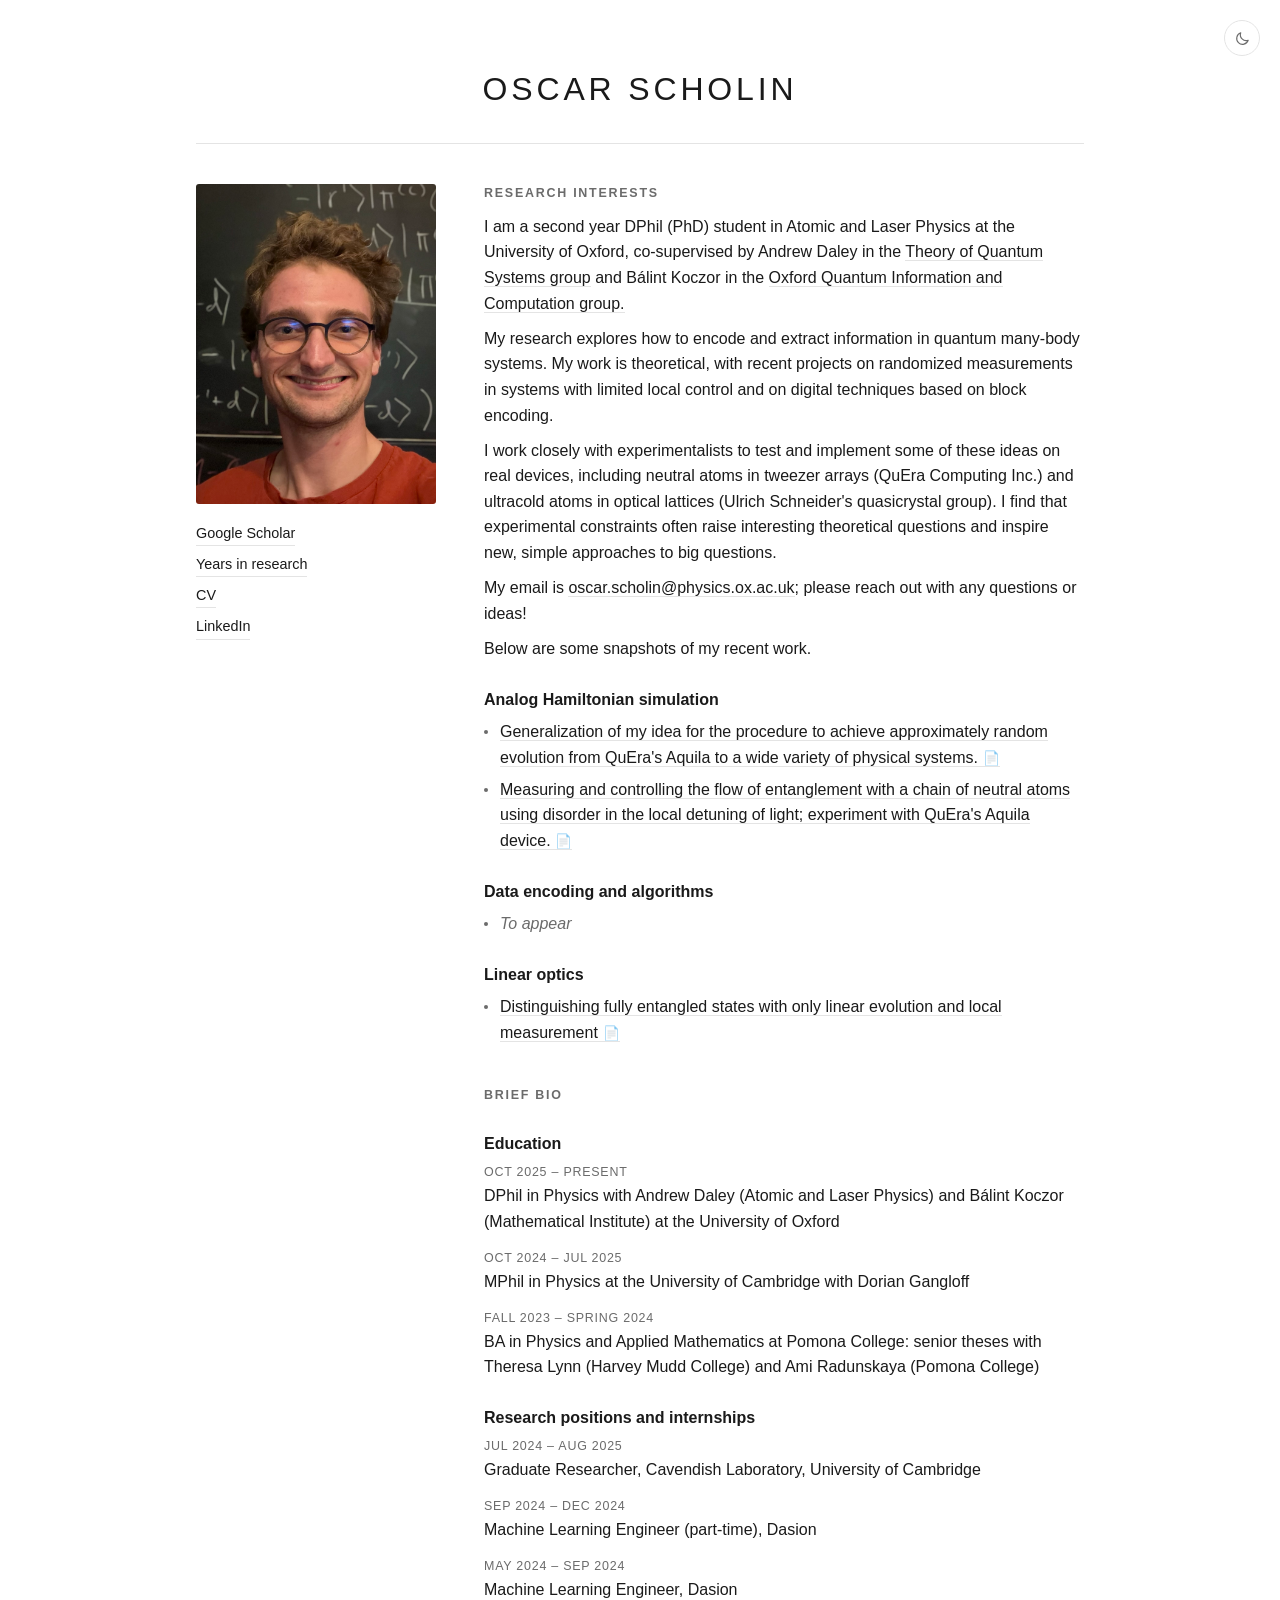
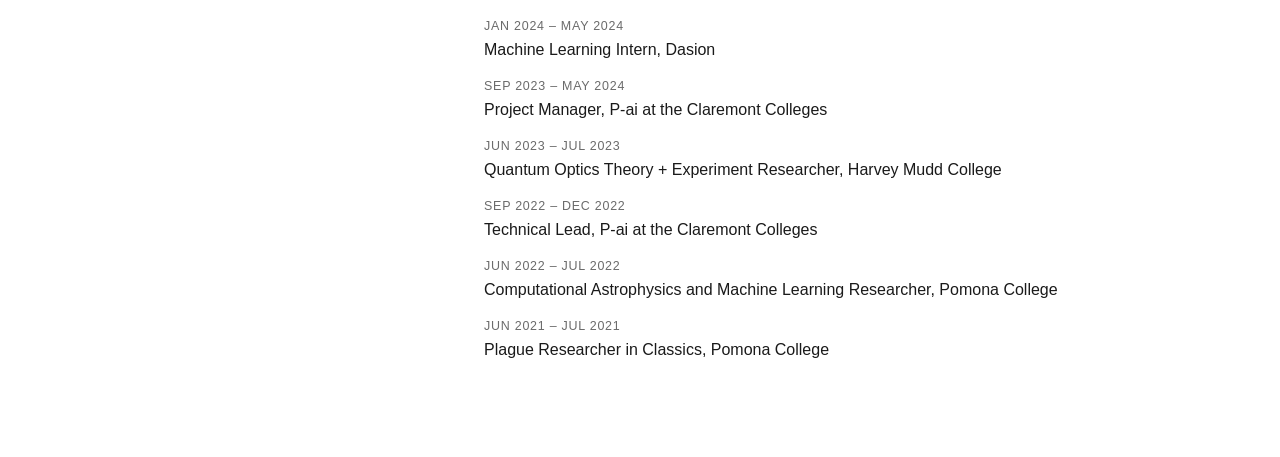
<file: index.html>
<!DOCTYPE html>
<html lang="en">
<head>
<meta charset="utf-8">
<meta name="viewport" content="width=device-width, initial-scale=1">
<title>Oscar Scholin</title>
<meta name="description" content="Oscar Scholin — DPhil in Physics, University of Oxford. Encoding and extraction of data for quantum devices.">
<link rel="stylesheet" href="style.css">
<script>
  // Applied before paint so the page never flashes the wrong theme.
  try {
    var t = localStorage.getItem("theme");
    if (t === "light" || t === "dark") document.documentElement.setAttribute("data-theme", t);
  } catch (e) {}
</script>
</head>
<body>

<button id="theme-toggle" type="button" aria-label="Switch colour theme">
  <svg class="icon-sun" viewBox="0 0 24 24" aria-hidden="true">
    <circle cx="12" cy="12" r="4.2"></circle>
    <path d="M12 2v2.6M12 19.4V22M2 12h2.6M19.4 12H22M4.9 4.9l1.9 1.9M17.2 17.2l1.9 1.9M19.1 4.9l-1.9 1.9M6.8 17.2l-1.9 1.9"></path>
  </svg>
  <svg class="icon-moon" viewBox="0 0 24 24" aria-hidden="true">
    <path d="M20 14.5A8.2 8.2 0 0 1 9.5 4a8.3 8.3 0 1 0 10.5 10.5z"></path>
  </svg>
</button>

<header>
  <h1>Oscar Scholin</h1>
</header>

<main>
  <div class="layout">

    <aside class="portrait">
      <img id="portrait-img" src="images/oscar2.jpeg" alt="Oscar Scholin">
      <nav class="links">
        <a href="https://scholar.google.com/citations?user=60-BAFwAAAAJ&amp;hl=en">Google Scholar</a>
        <a href="collab.html">Years in research</a>
        <a href="cv.pdf">CV</a>
        <a href="https://www.linkedin.com/in/oscar-scholin-3aa1a01a5/">LinkedIn</a>
      </nav>
    </aside>

    <section class="content">

      <h2>Research interests</h2>
      <p>
        I am a second year DPhil (PhD) student in Atomic and Laser Physics at the University of Oxford, co-supervised by Andrew Daley in the <a href = "https://www.physics.ox.ac.uk/index%2Ephp/research/group/theory-quantum-systems">Theory of Quantum Systems group</a> and Bálint Koczor in the <a href="https://ox-quant-info.uk/">Oxford Quantum Information and Computation group.</a>
      </p>
      <p>
  My research explores how to encode and extract information in quantum many-body systems. My work is theoretical, with recent projects on randomized measurements in systems with limited local control and on digital techniques based on block encoding.
</p>
<p>
  I work closely with experimentalists to test and implement some of these ideas on real devices, including neutral atoms in tweezer arrays (QuEra Computing Inc.) and ultracold atoms in optical lattices (Ulrich Schneider's quasicrystal group). I find that experimental constraints often raise interesting theoretical questions and inspire new, simple approaches to big questions.
</p>

        <p>
          My email is <a href="mailto:oscar.scholin@physics.ox.ac.uk">oscar.scholin@physics.ox.ac.uk</a>; please reach out with any questions or ideas! 
        </p>
 
      <p>
        Below are some snapshots of my recent work.
      </p>

      <h3>Analog Hamiltonian simulation</h3>
      <ul class="papers">
        <li>
           <a href="https://arxiv.org/abs/2609.38738">Generalization of my idea for the procedure to achieve approximately random evolution from QuEra's Aquila to a wide variety of physical systems.<span class="paper-icon" aria-hidden="true">📄</span></a>
           </li>
           <li>
          <a href="https://arxiv.org/abs/2604.24854">Measuring and controlling the flow of entanglement with a chain of neutral atoms using disorder in the local detuning of light; experiment with QuEra's Aquila device.<span class="paper-icon" aria-hidden="true">📄</span></a>
          </li>
        
      </ul>

      <h3>Data encoding and algorithms</h3>
      <ul class="papers">
        <li><span class="pending">To appear</span></li>
      </ul>

      <h3>Linear optics</h3>
      <ul class="papers">
        <li>
          <a href="https://journals.aps.org/prresearch/abstract/10.1103/vdb2-t7bz">Distinguishing fully entangled states with only linear evolution and local measurement<span class="paper-icon" aria-hidden="true">📄</span></a>
        </li>
      </ul>

      <h2>Brief Bio</h2>

      <h3>Education</h3>
      <ul class="bio">
        <li>
          <span class="when">Oct 2025 &ndash; present</span>
          DPhil in Physics with Andrew Daley (Atomic and Laser Physics) and Bálint Koczor
          (Mathematical Institute) at the University of Oxford
        </li>
        <li>
          <span class="when">Oct 2024 &ndash; Jul 2025</span>
          MPhil in Physics at the University of Cambridge with Dorian Gangloff
        </li>
        <li>
          <span class="when">Fall 2023 &ndash; Spring 2024</span>
          BA in Physics and Applied Mathematics at Pomona College: senior theses with
          Theresa Lynn (Harvey Mudd College) and Ami Radunskaya (Pomona College)
        </li>
      </ul>

      <h3>Research positions and internships</h3>
      <ul class="bio">
        <li>
          <span class="when">Jul 2024 &ndash; Aug 2025</span>
          Graduate Researcher, Cavendish Laboratory, University of Cambridge
        </li>
        <li>
          <span class="when">Sep 2024 &ndash; Dec 2024</span>
          Machine Learning Engineer (part-time), Dasion
        </li>
        <li>
          <span class="when">May 2024 &ndash; Sep 2024</span>
          Machine Learning Engineer, Dasion
        </li>
        <li>
          <span class="when">Jan 2024 &ndash; May 2024</span>
          Machine Learning Intern, Dasion
        </li>
        <li>
          <span class="when">Sep 2023 &ndash; May 2024</span>
          Project Manager, P-ai at the Claremont Colleges
        </li>
        <li>
          <span class="when">Jun 2023 &ndash; Jul 2023</span>
          Quantum Optics Theory + Experiment Researcher, Harvey Mudd College
        </li>
        <li>
          <span class="when">Sep 2022 &ndash; Dec 2022</span>
          Technical Lead, P-ai at the Claremont Colleges
        </li>
        <li>
          <span class="when">Jun 2022 &ndash; Jul 2022</span>
          Computational Astrophysics and Machine Learning Researcher, Pomona College
        </li>
        <li>
          <span class="when">Jun 2021 &ndash; Jul 2021</span>
          Plague Researcher in Classics, Pomona College
        </li>
      </ul>

      <!-- <nav class="links page-end">
        <a href="writing.html">Literary writing &rarr;</a>
      </nav> -->

    </section>
  </div>
</main>

<script>
  (function () {
    var root = document.documentElement;
    var btn = document.getElementById("theme-toggle");

    function current() {
      var set = root.getAttribute("data-theme");
      if (set) return set;
      return window.matchMedia("(prefers-color-scheme: dark)").matches ? "dark" : "light";
    }

    btn.addEventListener("click", function () {
      var next = current() === "dark" ? "light" : "dark";
      root.setAttribute("data-theme", next);
      try { localStorage.setItem("theme", next); } catch (e) {}
    });
  })();

  // Easter egg: click the portrait to cycle through photos.
  // Add more entries here and they join the rotation.
  (function () {
    var photos = [
      { src: "images/oscar2.jpeg", alt: "Oscar Scholin" },
      { src: "images/bread.jpg", alt: "Oscar Scholin - bread" }
    ];
    if (photos.length < 2) return;

    var img = document.getElementById("portrait-img");
    var i = 0;

    photos.slice(1).forEach(function (p) {
      var pre = new Image();
      pre.src = p.src;
    });

    var lastSwap = 0;

    function swap() {
      // A tap fires touchend and then a synthesized click; ignore the echo.
      var now = Date.now();
      if (now - lastSwap < 500) return;
      lastSwap = now;

      i = (i + 1) % photos.length;
      var nextPhoto = photos[i];
      img.style.opacity = "0";
      window.setTimeout(function () {
        img.src = nextPhoto.src;
        img.alt = nextPhoto.alt;
        img.style.opacity = "1";
      }, 140);
    }

    img.addEventListener("click", swap);

    // Fallback for touch devices, and so a scroll that starts on the photo
    // doesn't count as a tap.
    var startX = 0, startY = 0;
    img.addEventListener("touchstart", function (e) {
      var t = e.changedTouches[0];
      startX = t.clientX;
      startY = t.clientY;
    }, { passive: true });

    img.addEventListener("touchend", function (e) {
      var t = e.changedTouches[0];
      if (Math.abs(t.clientX - startX) < 10 && Math.abs(t.clientY - startY) < 10) swap();
    }, { passive: true });
  })();
</script>

</body>
</html>
</file>
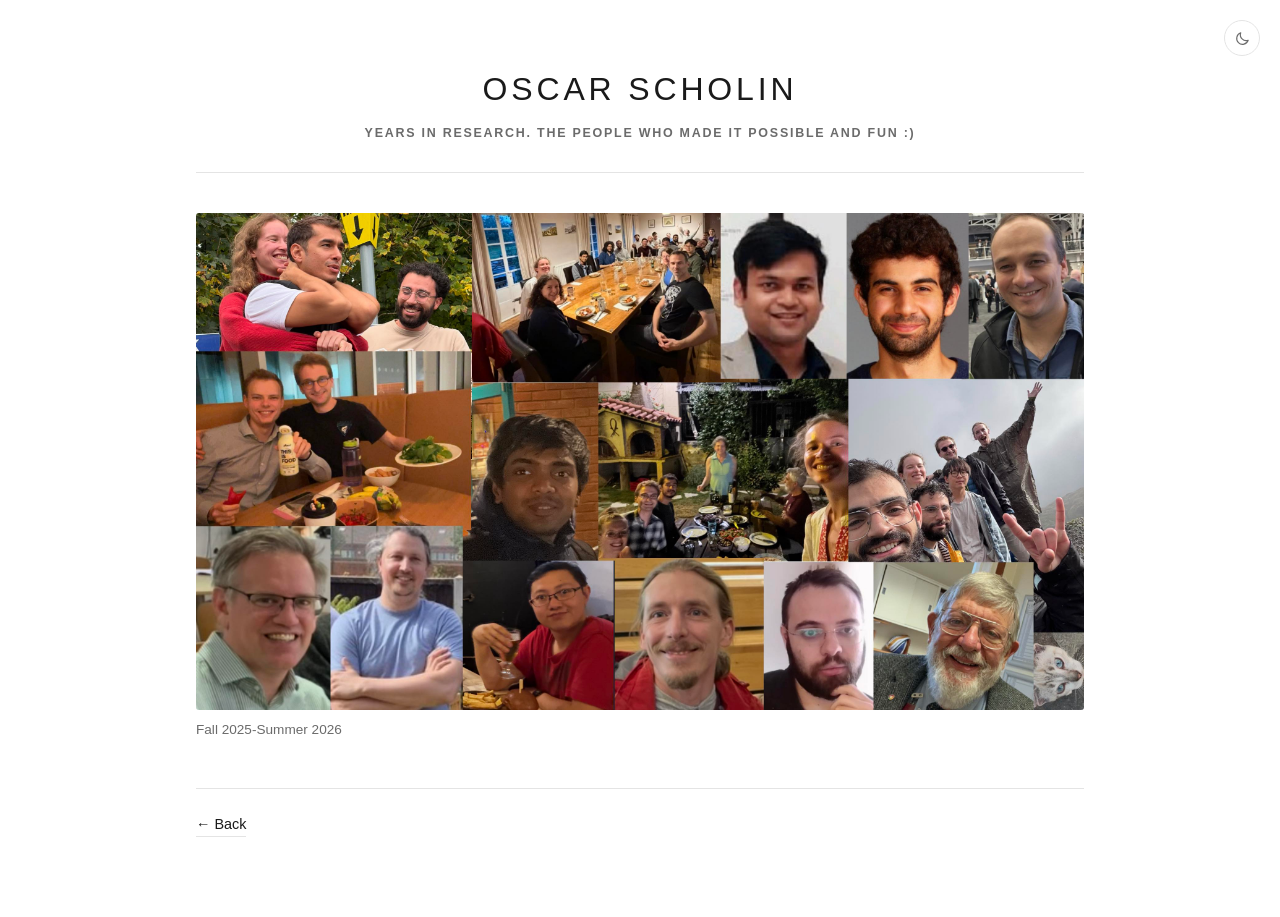
<file: collab.html>
<!DOCTYPE html>
<html lang="en">
<head>
<meta charset="utf-8">
<meta name="viewport" content="width=device-width, initial-scale=1">
<title>Years in research — Oscar Scholin</title>
<meta name="description" content="Fun photos">
<link rel="stylesheet" href="style.css">
<script>
  // Applied before paint so the page never flashes the wrong theme.
  try {
    var t = localStorage.getItem("theme");
    if (t === "light" || t === "dark") document.documentElement.setAttribute("data-theme", t);
  } catch (e) {}
</script>
</head>
<body>

<button id="theme-toggle" type="button" aria-label="Switch colour theme">
  <svg class="icon-sun" viewBox="0 0 24 24" aria-hidden="true">
    <circle cx="12" cy="12" r="4.2"></circle>
    <path d="M12 2v2.6M12 19.4V22M2 12h2.6M19.4 12H22M4.9 4.9l1.9 1.9M17.2 17.2l1.9 1.9M19.1 4.9l-1.9 1.9M6.8 17.2l-1.9 1.9"></path>
  </svg>
  <svg class="icon-moon" viewBox="0 0 24 24" aria-hidden="true">
    <path d="M20 14.5A8.2 8.2 0 0 1 9.5 4a8.3 8.3 0 1 0 10.5 10.5z"></path>
  </svg>
</button>

<header>
  <h1><a class="home-link" href="index.html">Oscar Scholin</a></h1>
  <p class="page-title">Years in research. The people who made it possible and fun :)</p>
</header>

<main>
  <div class="page">


    <div class="gallery">

      <figure>
        <a href="images/2025-6.jpg">
          <img src="images/2025-6.jpg" alt="2025-6" loading="lazy">
        </a>
        <figcaption>Fall 2025-Summer 2026</figcaption>
      </figure>

     

    </div>

    <!-- <p class="empty-note">More to come.</p> -->

    <nav class="links back">
      <a href="index.html">&larr; Back</a>
    </nav>

  </div>
</main>

<script>
  (function () {
    var root = document.documentElement;
    var btn = document.getElementById("theme-toggle");

    function current() {
      var set = root.getAttribute("data-theme");
      if (set) return set;
      return window.matchMedia("(prefers-color-scheme: dark)").matches ? "dark" : "light";
    }

    btn.addEventListener("click", function () {
      var next = current() === "dark" ? "light" : "dark";
      root.setAttribute("data-theme", next);
      try { localStorage.setItem("theme", next); } catch (e) {}
    });
  })();
</script>

</body>
</html>
</file>
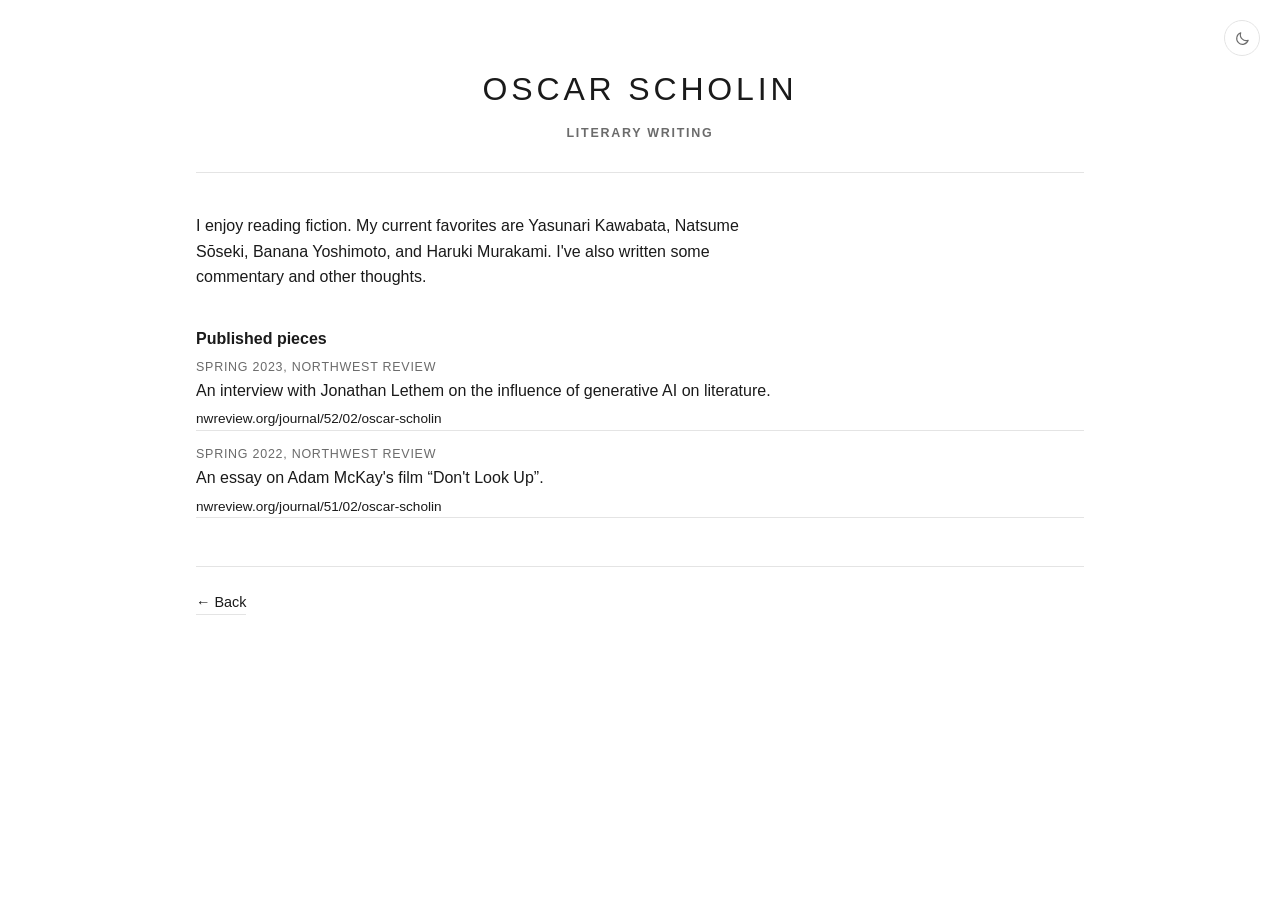
<file: writing.html>
<!DOCTYPE html>
<html lang="en">
<head>
<meta charset="utf-8">
<meta name="viewport" content="width=device-width, initial-scale=1">
<title>Literary writing — Oscar Scholin</title>
<meta name="description" content="Essays and interviews published in Northwest Review.">
<link rel="stylesheet" href="style.css">
<script>
  // Applied before paint so the page never flashes the wrong theme.
  try {
    var t = localStorage.getItem("theme");
    if (t === "light" || t === "dark") document.documentElement.setAttribute("data-theme", t);
  } catch (e) {}
</script>
</head>
<body>

<button id="theme-toggle" type="button" aria-label="Switch colour theme">
  <svg class="icon-sun" viewBox="0 0 24 24" aria-hidden="true">
    <circle cx="12" cy="12" r="4.2"></circle>
    <path d="M12 2v2.6M12 19.4V22M2 12h2.6M19.4 12H22M4.9 4.9l1.9 1.9M17.2 17.2l1.9 1.9M19.1 4.9l-1.9 1.9M6.8 17.2l-1.9 1.9"></path>
  </svg>
  <svg class="icon-moon" viewBox="0 0 24 24" aria-hidden="true">
    <path d="M20 14.5A8.2 8.2 0 0 1 9.5 4a8.3 8.3 0 1 0 10.5 10.5z"></path>
  </svg>
</button>

<header>
  <h1><a class="home-link" href="index.html">Oscar Scholin</a></h1>
  <p class="page-title">Literary writing</p>
</header>

<main>
  <div class="page">

    <p class="intro">
      I enjoy reading fiction. 
      My current favorites are Yasunari Kawabata, Natsume
      Sōseki, Banana Yoshimoto, and Haruki Murakami. I've also written some commentary and other thoughts.
    </p>

    <h3>Published pieces</h3>

    <ul class="bio">
      <li>
        <span class="when">Spring 2023, Northwest Review</span>
        An interview with Jonathan Lethem on the influence of generative AI on
        literature.
        <a class="source" href="https://nwreview.org/journal/52/02/oscar-scholin/">nwreview.org/journal/52/02/oscar-scholin</a>
      </li>
      <li>
        <span class="when">Spring 2022, Northwest Review</span>
        An essay on Adam McKay's film &ldquo;Don't Look Up&rdquo;.
        <a class="source" href="https://nwreview.org/journal/51/02/oscar-scholin/">nwreview.org/journal/51/02/oscar-scholin</a>
      </li>
    </ul>

    <nav class="links back">
      <a href="index.html">&larr; Back</a>
    </nav>

  </div>
</main>

<script>
  (function () {
    var root = document.documentElement;
    var btn = document.getElementById("theme-toggle");

    function current() {
      var set = root.getAttribute("data-theme");
      if (set) return set;
      return window.matchMedia("(prefers-color-scheme: dark)").matches ? "dark" : "light";
    }

    btn.addEventListener("click", function () {
      var next = current() === "dark" ? "light" : "dark";
      root.setAttribute("data-theme", next);
      try { localStorage.setItem("theme", next); } catch (e) {}
    });
  })();
</script>

</body>
</html>
</file>
<file: style.css>
:root {
  --bg: #ffffff;
  --fg: #1a1a1a;
  --muted: #6b6b6b;
  --rule: #e4e4e4;
  --link: #1a1a1a;
  --accent: #2b57c3;
  --max: 920px;
}

@media (prefers-color-scheme: dark) {
  :root:not([data-theme="light"]) {
    --bg: #111213;
    --fg: #e9e9e9;
    --muted: #9a9a9a;
    --rule: #2a2c2e;
    --link: #e9e9e9;
    --accent: #8fb0ff;
  }
}

:root[data-theme="dark"] {
  --bg: #111213;
  --fg: #e9e9e9;
  --muted: #9a9a9a;
  --rule: #2a2c2e;
  --link: #e9e9e9;
  --accent: #8fb0ff;
}

* { box-sizing: border-box; }

html { -webkit-text-size-adjust: 100%; }

body {
  margin: 0;
  background: var(--bg);
  color: var(--fg);
  font-family: "Helvetica Neue", Helvetica, Arial, system-ui, sans-serif;
  font-size: 16px;
  line-height: 1.6;
  -webkit-font-smoothing: antialiased;
}

#theme-toggle {
  position: fixed;
  top: 1.25rem;
  right: 1.25rem;
  z-index: 10;
  width: 36px;
  height: 36px;
  display: flex;
  align-items: center;
  justify-content: center;
  padding: 0;
  background: transparent;
  color: var(--muted);
  border: 1px solid var(--rule);
  border-radius: 50%;
  cursor: pointer;
  transition: color 0.15s ease, border-color 0.15s ease;
}

#theme-toggle:hover {
  color: var(--fg);
  border-color: var(--muted);
}

#theme-toggle svg {
  width: 17px;
  height: 17px;
  fill: none;
  stroke: currentColor;
  stroke-width: 1.6;
  stroke-linecap: round;
  stroke-linejoin: round;
}

/* Light: offer the moon. Dark: offer the sun. */
.icon-sun { display: none; }
.icon-moon { display: block; }

@media (prefers-color-scheme: dark) {
  :root:not([data-theme="light"]) .icon-sun { display: block; }
  :root:not([data-theme="light"]) .icon-moon { display: none; }
}

:root[data-theme="dark"] .icon-sun { display: block; }
:root[data-theme="dark"] .icon-moon { display: none; }

header {
  max-width: var(--max);
  margin: 0 auto;
  padding: 4rem 16px 1.75rem;
  text-align: center;
}

h1 {
  margin: 0;
  font-size: 2rem;
  font-weight: 400;
  letter-spacing: 0.12em;
  text-transform: uppercase;
}

main {
  max-width: var(--max);
  margin: 0 auto;
  padding: 0 16px 5rem;
}

.layout {
  display: grid;
  grid-template-columns: 240px 1fr;
  gap: 3rem;
  align-items: start;
  border-top: 1px solid var(--rule);
  padding-top: 2.5rem;
}

.portrait img {
  display: block;
  width: 100%;
  /* Fixed frame so swapping in a photo of another shape doesn't shift the page.
     Portrait ratio, to suit a headshot. */
  aspect-ratio: 3 / 4;
  object-fit: cover;
  object-position: center;
  border-radius: 3px;
  transition: opacity 0.14s ease;
  /* No grey flash on tap, and no 300ms delay. */
  -webkit-tap-highlight-color: transparent;
  touch-action: manipulation;
}

/* iOS Safari only dispatches click on a non-interactive element if it looks
   clickable. On touch devices no cursor is drawn, so this stays invisible. */
@media (hover: none) {
  .portrait img { cursor: pointer; }
}

h2 {
  margin: 2.5rem 0 0.6rem;
  font-size: 0.78rem;
  font-weight: 600;
  letter-spacing: 0.14em;
  text-transform: uppercase;
  color: var(--muted);
}

.content > h2:first-child { margin-top: 0; }

h3 {
  margin: 1.6rem 0 0.4rem;
  font-size: 1rem;
  font-weight: 600;
}

p { margin: 0 0 0.6rem; }

ul.papers,
ul.bio {
  margin: 0;
  padding: 0;
  list-style: none;
}

ul.papers li {
  margin-bottom: 0.4rem;
  padding-left: 1rem;
  position: relative;
}

ul.papers li::before {
  content: "";
  position: absolute;
  left: 0;
  top: 0.68em;
  width: 4px;
  height: 4px;
  border-radius: 50%;
  background: var(--muted);
}

a {
  color: var(--link);
  text-decoration: none;
  border-bottom: 1px solid var(--rule);
  transition: border-color 0.15s ease, color 0.15s ease;
}

a:hover {
  color: var(--accent);
  border-bottom-color: var(--accent);
}

.paper-icon {
  border: 0;
  margin-left: 0.35em;
  font-size: 0.85em;
  text-decoration: none;
  white-space: nowrap;
}

.pending { color: var(--muted); font-style: italic; }

ul.bio li {
  margin-bottom: 0.9rem;
  padding-left: 0;
}

.when {
  display: block;
  font-size: 0.78rem;
  letter-spacing: 0.06em;
  text-transform: uppercase;
  color: var(--muted);
}

.links {
  margin-top: 1.1rem;
  display: flex;
  flex-direction: column;
  align-items: flex-start;
  gap: 0.45rem;
}

.links a {
  font-size: 0.9rem;
}

@media (max-width: 720px) {
  header { padding-top: 2.5rem; }
  h1 { font-size: 1.5rem; }
  .layout {
    grid-template-columns: 1fr;
    gap: 2rem;
  }
  /* Cap the photo, not the column, so the links row can use the full width. */
  .portrait img {
    max-width: 200px;
    margin: 0 auto;
  }
  .links {
    flex-direction: row;
    justify-content: center;
    gap: 1.25rem;
  }
}

/* ---------- Gallery page ---------- */

.page {
  border-top: 1px solid var(--rule);
  padding-top: 2.5rem;
}

.page-title {
  margin: 0.55rem 0 0;
  font-size: 0.78rem;
  font-weight: 600;
  letter-spacing: 0.14em;
  text-transform: uppercase;
  color: var(--muted);
}

h1 .home-link {
  color: inherit;
  border-bottom: 0;
}

h1 .home-link:hover { color: var(--accent); }

.gallery {
  display: grid;
  grid-template-columns: 1fr;
  gap: 3rem;
}

.gallery figure {
  margin: 0;
}

.gallery a {
  display: block;
  border-bottom: 0;
}

.gallery img {
  display: block;
  width: 100%;
  /* No forced crop: one photo per row, so each keeps its own shape. */
  height: auto;
  border-radius: 3px;
  transition: opacity 0.15s ease;
}

.gallery a:hover img { opacity: 0.82; }

.gallery figcaption {
  margin-top: 0.6rem;
  font-size: 0.85rem;
  line-height: 1.5;
  color: var(--muted);
}

.empty-note {
  margin-top: 2.5rem;
  font-size: 0.9rem;
  font-style: italic;
  color: var(--muted);
}

.links.back {
  margin-top: 3rem;
  padding-top: 1.5rem;
  border-top: 1px solid var(--rule);
  flex-direction: row;
}

@media (max-width: 720px) {
  .gallery { gap: 2rem; }
  .links.back { justify-content: flex-start; }
}

/* ---------- Literary writing page ---------- */

.bio a.source {
  display: block;
  margin-top: 0.3rem;
  font-size: 0.85rem;
}

.page .intro {
  margin: 0 0 0.9rem;
  max-width: 62ch;
}

.page h3 {
  margin-top: 2.25rem;
}

.bio .summary {
  display: block;
  margin-top: 0.25rem;
  color: var(--muted);
}

.links.page-end {
  margin-top: 2.5rem;
  padding-top: 1.5rem;
  border-top: 1px solid var(--rule);
  flex-direction: row;
  /* Stays left-aligned with the body text, including under the mobile rule
     that centres the sidebar links. */
  justify-content: flex-start;
}
</file>
